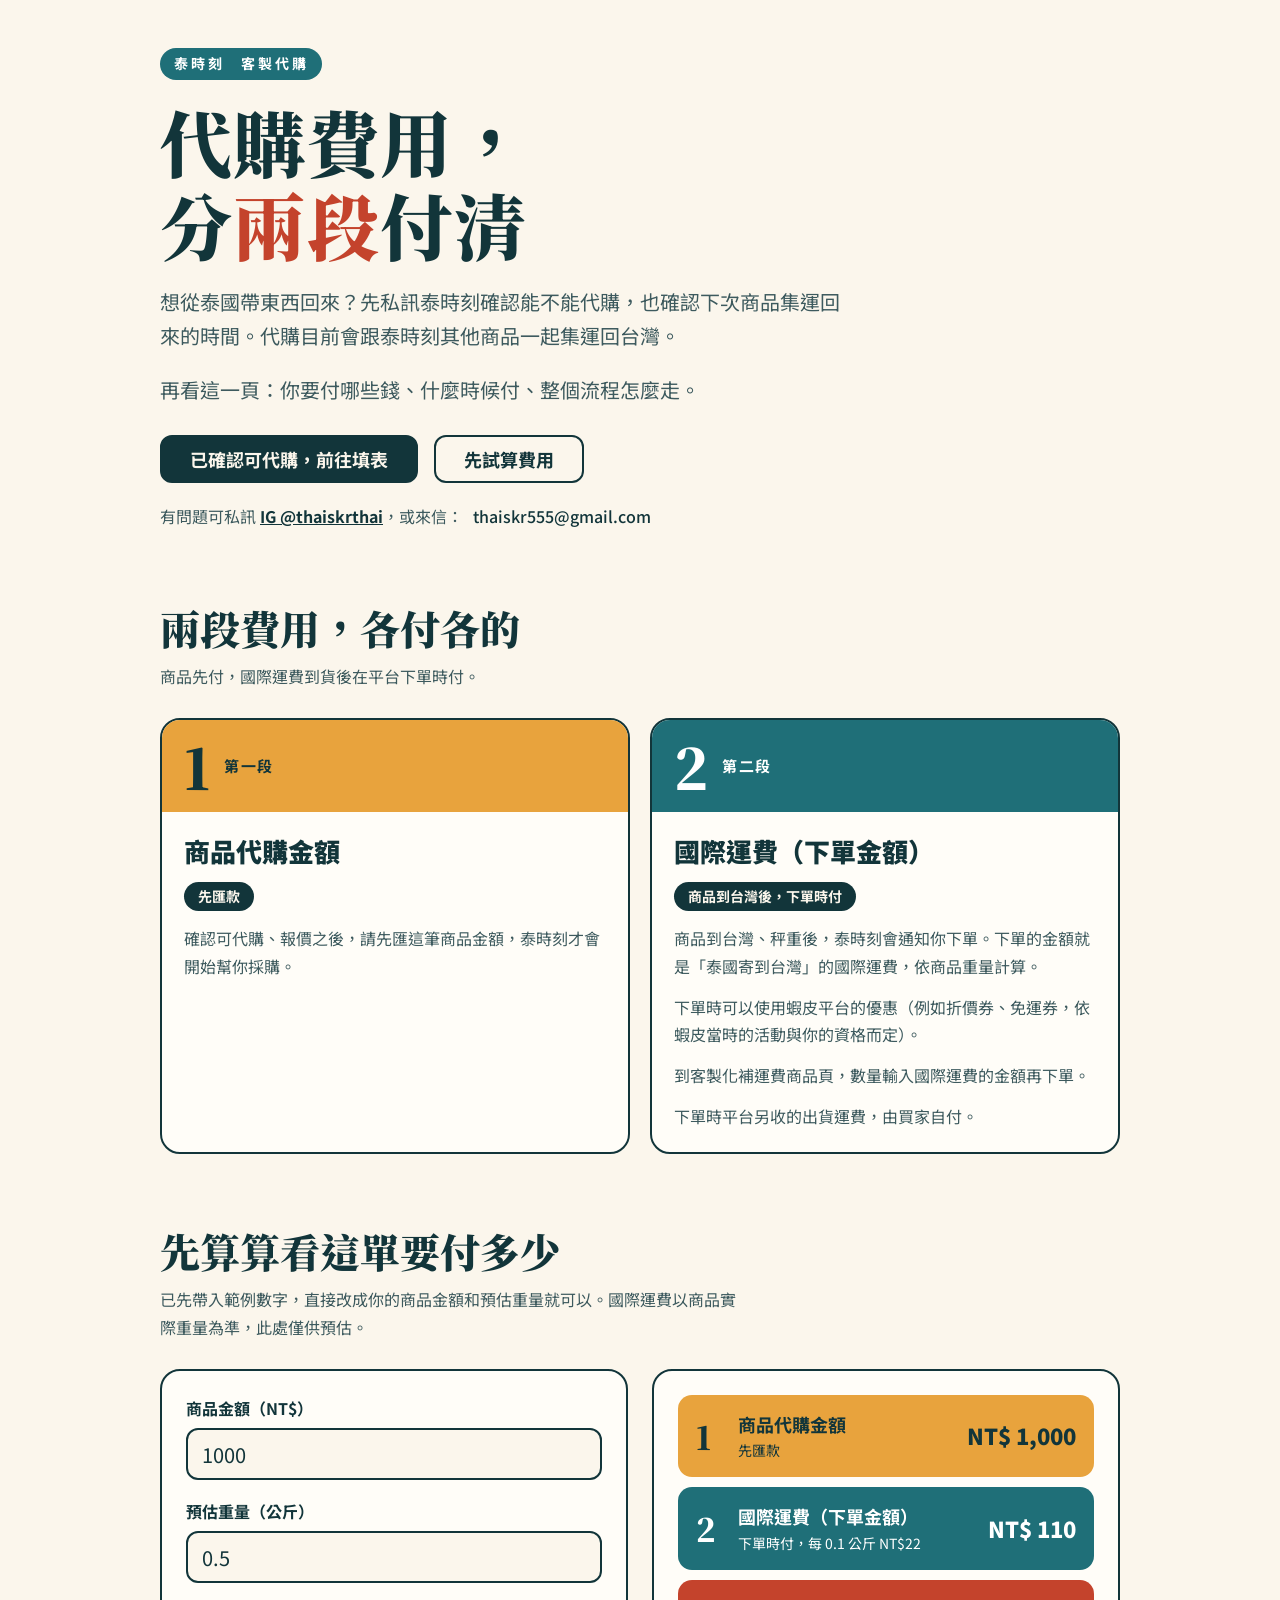
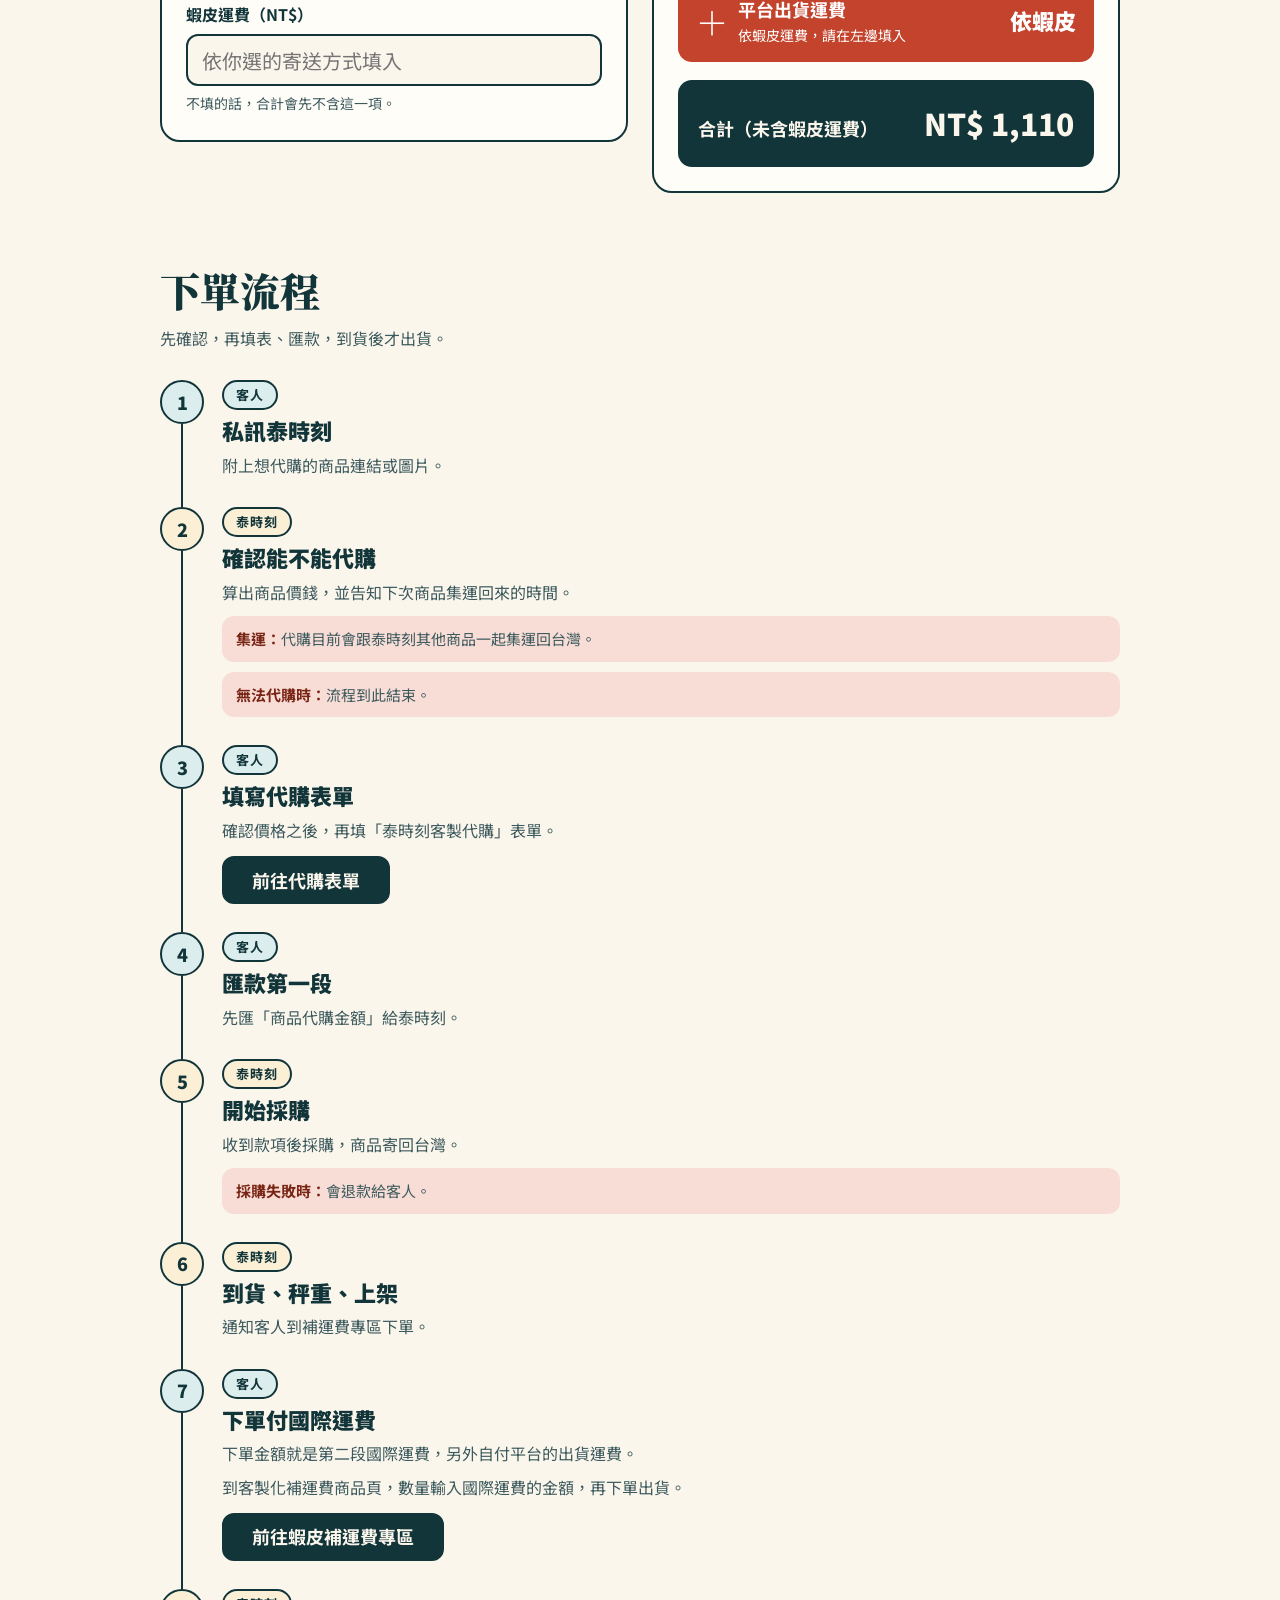
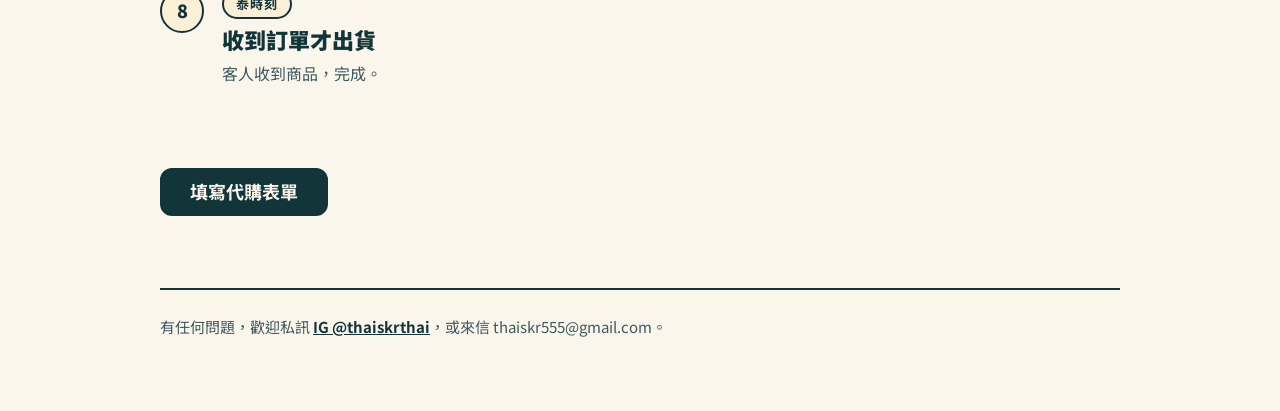
<file: index.html>
<!doctype html>
<html lang="zh-Hant">
<head>
<meta charset="utf-8">
<meta name="viewport" content="width=device-width,initial-scale=1,viewport-fit=cover">
<title>泰時刻客製代購</title>
<link rel="preconnect" href="https://fonts.googleapis.com">
<link rel="stylesheet" href="https://fonts.googleapis.com/css2?family=Noto+Sans+TC:wght@400;500;700;900&family=Noto+Serif+TC:wght@900&display=swap">
<link rel="stylesheet" href="style.css">
<script>
// ?platform= 決定顯示哪些平台：預設只顯示蝦皮；myship 只顯示賣貨便；all 兩個都顯示
(function(){
  var m = (new URLSearchParams(location.search).get('platform') || '').toLowerCase();
  document.documentElement.setAttribute('data-mode', m === 'myship' || m === 'all' ? m : 'shopee');
})();
</script>
</head>
<body>

<main class="wrap">

<header class="hero">
  <span class="eyebrow">泰時刻　客製代購</span>
  <h1>代購費用，<br>分<em>兩段</em>付清</h1>
  <p class="lead">想從泰國帶東西回來？先私訊泰時刻確認能不能代購，也確認下次商品集運回來的時間。代購目前會跟泰時刻其他商品一起集運回台灣。</p>
  <p class="lead">再看這一頁：你要付哪些錢、什麼時候付、整個流程怎麼走。</p>
  <div class="cta-row">
    <a class="btn" href="order.html" data-order>已確認可代購，前往填表</a>
    <a class="btn ghost" href="#calc">先試算費用</a>
  </div>
  <div class="contact">
    <span>有問題可私訊 <a href="https://www.instagram.com/thaiskrthai/" target="_blank" rel="noopener">IG @thaiskrthai</a>，或來信：</span>
    <code id="mail">thaiskr555@gmail.com</code>
  </div>
</header>

<section id="fees">
  <div class="sec-head">
    <h2>兩段費用，各付各的</h2>
    <p>商品先付，國際運費到貨後在平台下單時付。</p>
  </div>
  <div class="stages">
    <article class="stage s1">
      <div class="stage-top"><span class="no">1</span><span class="nm">第一段</span></div>
      <div class="stage-body">
        <h3>商品代購金額</h3>
        <span class="when">先匯款</span>
        <p>確認可代購、報價之後，請先匯這筆商品金額，泰時刻才會開始幫你採購。</p>
      </div>
    </article>
    <article class="stage s2">
      <div class="stage-top"><span class="no">2</span><span class="nm">第二段</span></div>
      <div class="stage-body">
        <h3>國際運費（下單金額）</h3>
        <span class="when">商品到台灣後，下單時付</span>
        <p>商品到台灣、秤重後，泰時刻會通知你下單。下單的金額就是「泰國寄到台灣」的國際運費，依商品重量計算。</p>
        <p data-m="all">蝦皮平台抽成較高，所以蝦皮的費率稍高一點；但選蝦皮下單時，可以使用蝦皮平台的優惠（例如折價券、免運券，依蝦皮當時的活動與你的資格而定）。</p>
        <p data-m="shopee">下單時可以使用蝦皮平台的優惠（例如折價券、免運券，依蝦皮當時的活動與你的資格而定）。</p>
        <p data-m="all">賣貨便：找到自己的名字下單。蝦皮：到客製化補運費商品頁，數量輸入國際運費的金額再下單。</p>
        <p data-m="myship">找到自己的名字下單。</p>
        <p data-m="shopee">到客製化補運費商品頁，數量輸入國際運費的金額再下單。</p>
        <p>下單時平台另收的出貨運費，由買家自付。</p>
      </div>
    </article>
  </div>
</section>

<section id="calc">
  <div class="sec-head">
    <h2>先算算看這單要付多少</h2>
    <p>已先帶入範例數字，直接改成你的商品金額和預估重量就可以。國際運費以商品實際重量為準，此處僅供預估。</p>
  </div>
  <div class="calc">
    <div class="panel">
      <div class="field">
        <label for="item">商品金額（NT$）</label>
        <input id="item" type="number" inputmode="decimal" min="0" value="1000">
      </div>
      <div class="field">
        <label for="weight">預估重量（公斤）</label>
        <input id="weight" type="number" inputmode="decimal" min="0" step="0.1" value="0.5">
      </div>
      <div class="field" data-m="all">
        <span class="lbl" id="platLbl">出貨平台</span>
        <div class="seg" role="group" aria-labelledby="platLbl">
          <button type="button" id="pMy" aria-pressed="true">賣貨便</button>
          <button type="button" id="pSh" aria-pressed="false">蝦皮</button>
        </div>
      </div>
      <div class="field" id="shopeeBox" hidden>
        <label for="shopee">蝦皮運費（NT$）</label>
        <input id="shopee" type="number" inputmode="decimal" min="0" placeholder="依你選的寄送方式填入">
        <span class="hint">不填的話，合計會先不含這一項。</span>
      </div>
    </div>
    <div class="panel">
      <div class="rows">
        <div class="row r1"><span class="n">1</span><span class="t"><b>商品代購金額</b><span>先匯款</span></span><span class="v" id="v1"></span></div>
        <div class="row r2"><span class="n">2</span><span class="t"><b>國際運費（下單金額）</b><span id="rateText"></span></span><span class="v" id="v2"></span></div>
        <div class="row r3"><span class="n">＋</span><span class="t"><b>平台出貨運費</b><span id="fee3Text"></span></span><span class="v" id="v3"></span></div>
      </div>
      <div class="total"><b id="totalLbl">合計</b><span class="v" id="vt"></span></div>
      <p class="hint" data-m="myship all">特殊體積的商品無法用賣貨便寄送，請先與泰時刻確認寄出方式。</p>
    </div>
  </div>
</section>

<section id="process">
  <div class="sec-head">
    <h2>下單流程</h2>
    <p>先確認，再填表、匯款，到貨後才出貨。</p>
  </div>
  <ol class="flow">
    <li class="me">
      <div class="rail"><span class="dot">1</span><span class="stem"></span></div>
      <div class="c"><span class="who">客人</span><h3>私訊泰時刻</h3><p>附上想代購的商品連結或圖片。</p></div>
    </li>
    <li class="shop">
      <div class="rail"><span class="dot">2</span><span class="stem"></span></div>
      <div class="c"><span class="who">泰時刻</span><h3>確認能不能代購</h3><p>算出商品價錢，並告知下次商品集運回來的時間。</p><p class="note"><b>集運：</b>代購目前會跟泰時刻其他商品一起集運回台灣。</p><p class="note"><b>無法代購時：</b>流程到此結束。</p></div>
    </li>
    <li class="me">
      <div class="rail"><span class="dot">3</span><span class="stem"></span></div>
      <div class="c"><span class="who">客人</span><h3>填寫代購表單</h3><p>確認價格之後，再填「泰時刻客製代購」表單。</p><a class="btn" href="order.html" data-order>前往代購表單</a></div>
    </li>
    <li class="me">
      <div class="rail"><span class="dot">4</span><span class="stem"></span></div>
      <div class="c"><span class="who">客人</span><h3>匯款第一段</h3><p>先匯「商品代購金額」給泰時刻。</p></div>
    </li>
    <li class="shop">
      <div class="rail"><span class="dot">5</span><span class="stem"></span></div>
      <div class="c"><span class="who">泰時刻</span><h3>開始採購</h3><p>收到款項後採購，商品寄回台灣。</p><p class="note"><b>採購失敗時：</b>會退款給客人。</p></div>
    </li>
    <li class="shop">
      <div class="rail"><span class="dot">6</span><span class="stem"></span></div>
      <div class="c"><span class="who">泰時刻</span><h3>到貨、秤重、上架</h3><p data-m="all">賣貨便會上架商品，蝦皮則通知客人到補運費專區下單。</p><p data-m="myship">商品上架到賣貨便。</p><p data-m="shopee">通知客人到補運費專區下單。</p><p class="note" data-m="myship all"><b>特殊體積：</b>無法用賣貨便寄送，請先與泰時刻確認寄出方式。</p></div>
    </li>
    <li class="me">
      <div class="rail"><span class="dot">7</span><span class="stem"></span></div>
      <div class="c"><span class="who">客人</span><h3>下單付國際運費</h3><p>下單金額就是第二段國際運費，另外自付平台的出貨運費。</p><p data-m="all"><b>賣貨便：</b>找到自己的名字下單。</p><p data-m="myship">找到自己的名字下單。</p><p data-m="all"><b>蝦皮：</b>到客製化補運費商品頁，數量輸入國際運費的金額，再下單出貨。</p><p data-m="shopee">到客製化補運費商品頁，數量輸入國際運費的金額，再下單出貨。</p><a class="btn" data-m="shopee all" href="https://shopee.tw/%E6%B3%B0%E5%9C%8B%E5%AE%A2%E8%A3%BD%E5%8C%96%E4%BB%A3%E8%B3%BC%E8%A3%9C%E9%81%8B%E8%B2%BB%E5%B0%88%E5%8D%80(%E8%AB%8B%E5%85%88%E7%A7%81%E8%A8%8A)-i.14132010.56804428159?extraParams=%7B%22display_model_id%22%3A380415803616%2C%22model_selection_logic%22%3A3%7D" target="_blank" rel="noopener">前往蝦皮補運費專區</a></div>
    </li>
    <li class="shop">
      <div class="rail"><span class="dot">8</span><span class="stem"></span></div>
      <div class="c"><span class="who">泰時刻</span><h3>收到訂單才出貨</h3><p>客人收到商品，完成。</p></div>
    </li>
  </ol>
</section>

<div class="cta-row">
  <a class="btn" href="order.html" data-order>填寫代購表單</a>
</div>

<footer>
  <span>有任何問題，歡迎私訊 <a href="https://www.instagram.com/thaiskrthai/" target="_blank" rel="noopener">IG @thaiskrthai</a>，或來信 thaiskr555@gmail.com。</span>
</footer>

</main>

<script>
(function(){
  var $ = function(id){ return document.getElementById(id); };
  var mode = document.documentElement.getAttribute('data-mode');
  var platform = mode === 'myship' ? 'myship' : 'shopee';
  function num(v){ var x = parseFloat(v); return isFinite(x) && x > 0 ? x : 0; }
  function money(x){ return 'NT$ ' + Math.round(x).toLocaleString('en-US'); }
  function update(){
    var item = num($('item').value);
    var w = num($('weight').value);
    var units = Math.ceil(w * 10 - 1e-9);
    var shopee = platform === 'shopee';
    var rate = shopee ? 22 : 18;
    var ship2 = units * rate;
    var fee3raw = shopee ? num($('shopee').value) : 38;
    $('v1').textContent = money(item);
    $('v2').textContent = money(ship2);
    $('rateText').textContent = '下單時付，每 0.1 公斤 NT$' + rate;
    if (shopee && !fee3raw) {
      $('v3').textContent = '依蝦皮';
      $('fee3Text').textContent = '依蝦皮運費，請在左邊填入';
      $('totalLbl').textContent = '合計（未含蝦皮運費）';
    } else {
      $('v3').textContent = money(fee3raw);
      $('fee3Text').textContent = shopee ? '蝦皮運費，下單時付' : '賣貨便運費，下單時付';
      $('totalLbl').textContent = '合計';
    }
    $('vt').textContent = money(item + ship2 + fee3raw);
  }
  function pick(p){
    platform = p;
    $('pMy').setAttribute('aria-pressed', p === 'myship' ? 'true' : 'false');
    $('pSh').setAttribute('aria-pressed', p === 'shopee' ? 'true' : 'false');
    $('shopeeBox').hidden = p !== 'shopee';
    update();
  }
  $('item').addEventListener('input', update);
  $('weight').addEventListener('input', update);
  $('shopee').addEventListener('input', update);
  $('pMy').addEventListener('click', function(){ pick('myship'); });
  $('pSh').addEventListener('click', function(){ pick('shopee'); });
  pick(platform);

  // 有帶參數時，通往表單的連結也帶同樣的參數
  if (mode === 'myship' || mode === 'all') {
    document.querySelectorAll('a[data-order]').forEach(function(a){ a.href = 'order.html?platform=' + mode; });
  }
})();
</script>

</body>
</html>
</file>
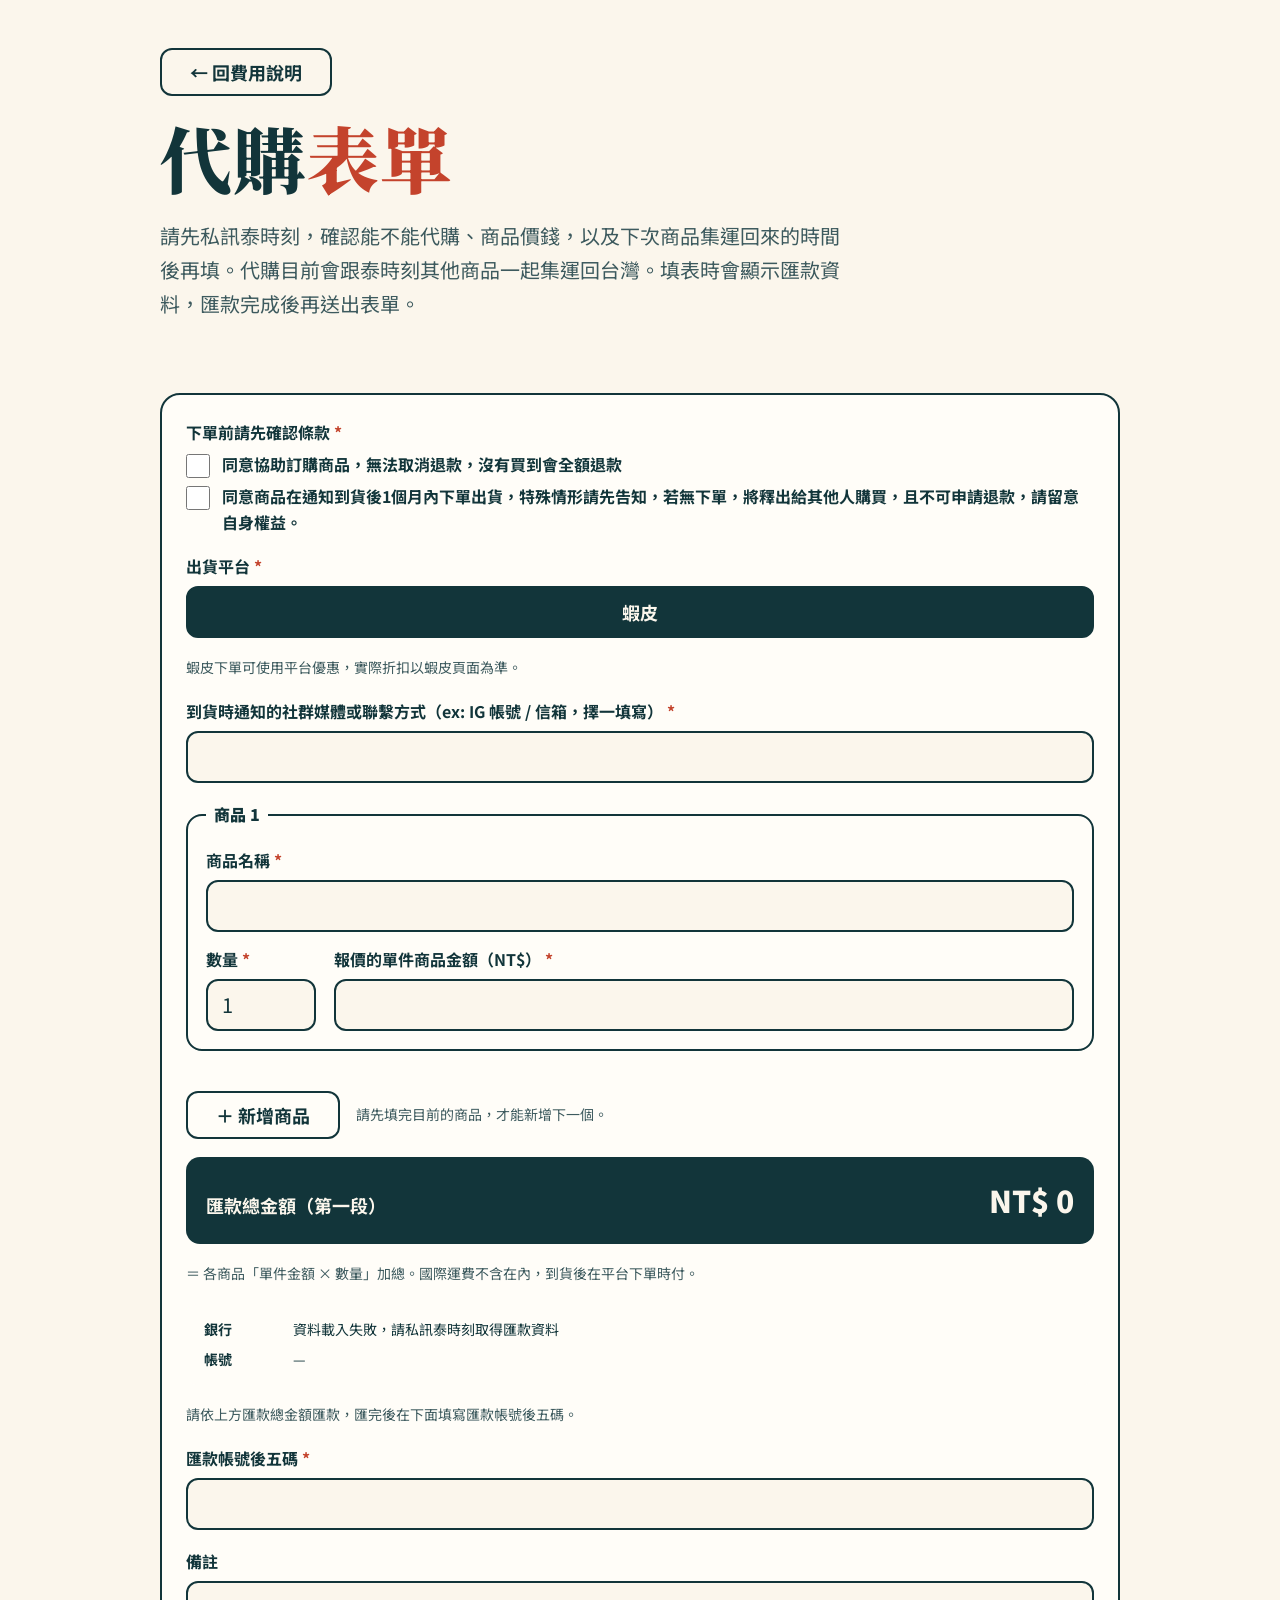
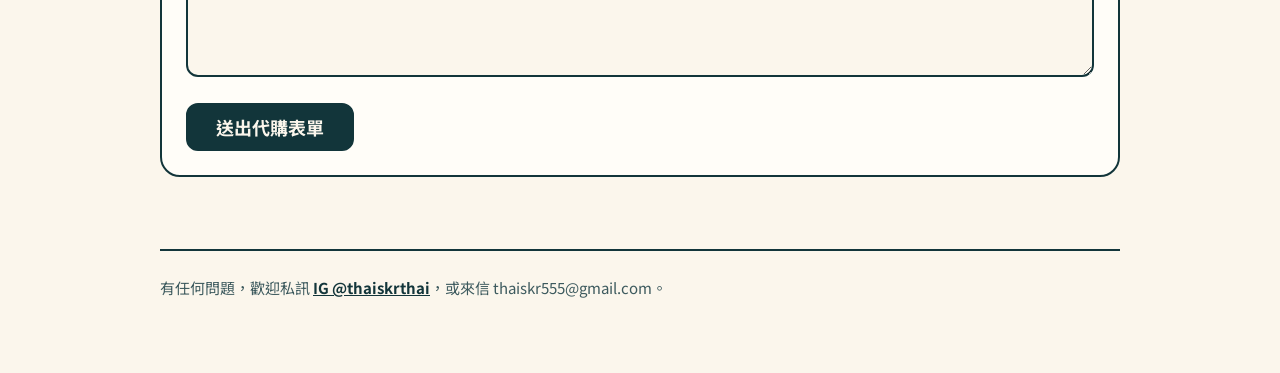
<file: order.html>
<!doctype html>
<html lang="zh-Hant">
<head>
<meta charset="utf-8">
<meta name="viewport" content="width=device-width,initial-scale=1,viewport-fit=cover">
<title>代購表單｜泰時刻客製代購</title>
<link rel="preconnect" href="https://fonts.googleapis.com">
<link rel="stylesheet" href="https://fonts.googleapis.com/css2?family=Noto+Sans+TC:wght@400;500;700;900&family=Noto+Serif+TC:wght@900&display=swap">
<link rel="stylesheet" href="style.css">
</head>
<body>

<main class="wrap">

<header class="hero">
  <a class="btn ghost" href="index.html">← 回費用說明</a>
  <h1>代購<em>表單</em></h1>
  <p class="lead">請先私訊泰時刻，確認能不能代購、商品價錢，以及下次商品集運回來的時間後再填。代購目前會跟泰時刻其他商品一起集運回台灣。填表時會顯示匯款資料，匯款完成後再送出表單。</p>
</header>

<section id="order">
  <form class="panel" id="orderForm" novalidate>

    <div class="field">
      <span class="lbl">下單前請先確認條款 <span class="req">*</span></span>
      <label class="chk"><input id="f_agree1" type="checkbox" required><span>同意協助訂購商品，無法取消退款，沒有買到會全額退款</span></label>
      <label class="chk"><input id="f_agree2" type="checkbox" required><span>同意商品在通知到貨後1個月內下單出貨，特殊情形請先告知，若無下單，將釋出給其他人購買，且不可申請退款，請留意自身權益。</span></label>
    </div>

    <div class="field">
      <span class="lbl" id="f_platLbl">出貨平台 <span class="req">*</span></span>
      <div class="seg" role="group" aria-labelledby="f_platLbl">
        <button type="button" data-plat="賣貨便" aria-pressed="true">賣貨便</button>
        <button type="button" data-plat="蝦皮" aria-pressed="false">蝦皮</button>
      </div>
    </div>

    <p class="hint" id="shopeeHint" hidden>蝦皮下單可使用平台優惠，實際折扣以蝦皮頁面為準。</p>

    <div class="field" id="nameBox">
      <label for="f_name">姓名（賣貨便下單時核對使用） <span class="req">*</span></label>
      <input id="f_name" type="text" required autocomplete="name">
    </div>

    <div class="field">
      <label for="f_contact">到貨時通知的社群媒體或聯繫方式（ex: IG 帳號 / 信箱，擇一填寫） <span class="req">*</span></label>
      <input id="f_contact" type="text" required>
    </div>

    <div id="items">
      <fieldset class="item" data-item>
        <legend>商品 1</legend>
        <div class="field"><label>商品名稱 <span class="req">*</span></label><input data-k="product" type="text" required></div>
        <div class="grid-qty">
          <div class="field"><label>數量 <span class="req">*</span></label><input data-k="qty" type="number" min="1" step="1" value="1" inputmode="numeric" required></div>
          <div class="field"><label>報價的單件商品金額（NT$） <span class="req">*</span></label><input data-k="price" type="number" min="0" inputmode="decimal" required></div>
        </div>
        <button type="button" class="copy rm" hidden>移除此商品</button>
      </fieldset>
    </div>
    <div class="cta-row">
      <button class="btn ghost" type="button" id="addItem">＋ 新增商品</button>
      <span class="hint">請先填完目前的商品，才能新增下一個。</span>
    </div>
    <div class="total"><b>匯款總金額（第一段）</b><output class="v" id="grand">NT$ 0</output></div>
    <p class="hint">＝ 各商品「單件金額 × 數量」加總。國際運費不含在內，到貨後在平台下單時付。</p>

    <!-- 匯款資料從試算表的「設定」分頁載入，不寫在網頁裡 -->
    <dl class="bank" id="bankBox">
      <div><dt>銀行</dt><dd id="bankName">載入中…</dd></div>
      <div><dt>帳號</dt><dd id="bankAcct">載入中…</dd></div>
    </dl>
    <p class="hint">請依上方匯款總金額匯款，匯完後在下面填寫匯款帳號後五碼。</p>

    <div class="field"><label for="f_last5">匯款帳號後五碼 <span class="req">*</span></label><input id="f_last5" type="text" required maxlength="5" pattern="[0-9]{5}" inputmode="numeric" title="請輸入 5 位數字"></div>
    <div class="field"><label for="f_note">備註</label><textarea id="f_note"></textarea></div>
    <div class="hp" aria-hidden="true"><label>勿填<input id="f_hp" type="text" tabindex="-1" autocomplete="off"></label></div>
    <div class="cta-row">
      <button class="btn" type="submit" id="submitBtn">送出代購表單</button>
      <span id="formMsg" role="status"></span>
    </div>
  </form>
  <div class="done" id="doneBox" role="status" tabindex="-1" hidden>
    <h2>表單已送出</h2>
    <p>請<b>私訊泰時刻，告知你已送出表單、完成匯款</b>。</p>
    <div class="total"><b>匯款總金額</b><span class="v" id="doneTotal"></span></div>
    <a class="btn" href="https://www.instagram.com/thaiskrthai/" target="_blank" rel="noopener">私訊 IG @thaiskrthai</a>
  </div>
</section>

<footer>
  <span>有任何問題，歡迎私訊 <a href="https://www.instagram.com/thaiskrthai/" target="_blank" rel="noopener">IG @thaiskrthai</a>，或來信 thaiskr555@gmail.com。</span>
</footer>

</main>

<script src="config.js"></script>
<script>
(function(){
  // Apps Script 網址放在 config.js
  var ENDPOINT = (window.SITE_CONFIG || {}).ENDPOINT || '';
  var $ = function(id){ return document.getElementById(id); };
  var form = $('orderForm'), items = $('items'), addBtn = $('addItem');
  // 網址參數 ?platform= 決定顯示哪些平台：預設只顯示蝦皮；myship 只顯示賣貨便；all 兩個都顯示
  var mode = (new URLSearchParams(location.search).get('platform') || '').toLowerCase();
  if (mode !== 'myship' && mode !== 'all') mode = 'shopee';
  var defaultPlat = mode === 'myship' ? '賣貨便' : '蝦皮';
  var plat = defaultPlat;
  var platBtns = form.querySelectorAll('.seg button');

  // 姓名只在賣貨便顯示（也只在賣貨便必填）
  function setPlat(p){
    plat = p;
    platBtns.forEach(function(x){ x.setAttribute('aria-pressed', x.getAttribute('data-plat') === p ? 'true' : 'false'); });
    $('nameBox').hidden = p !== '賣貨便';
    $('shopeeHint').hidden = p !== '蝦皮';
    $('f_name').required = p === '賣貨便';
  }
  platBtns.forEach(function(b){
    var p = b.getAttribute('data-plat');
    b.hidden = mode === 'shopee' ? p !== '蝦皮' : mode === 'myship' ? p !== '賣貨便' : false;
    b.addEventListener('click', function(){ setPlat(p); });
  });
  setPlat(defaultPlat);

  // 從 Apps Script 讀取匯款資料（試算表「設定」分頁）；失敗時請客人私訊取得
  function bankFail(){
    $('bankName').textContent = '資料載入失敗，請私訊泰時刻取得匯款資料';
    $('bankAcct').textContent = '—';
  }
  if (!ENDPOINT) { bankFail(); }
  else {
    fetch(ENDPOINT)
      .then(function(r){ return r.json(); })
      .then(function(d){
        if (!d || !d.ok || !d.bank || !d.account) { bankFail(); return; }
        $('bankName').textContent = d.bank;
        $('bankAcct').textContent = d.account;
      })
      .catch(bankFail);
  }

  function msg(t, err){ var m = $('formMsg'); m.textContent = t; m.className = err ? 'err' : ''; }

  function itemBoxes(){ return items.querySelectorAll('[data-item]'); }
  function money(x){ return 'NT$ ' + Math.round(x).toLocaleString('en-US'); }
  function recalc(){
    var sum = 0;
    itemBoxes().forEach(function(box){
      var q = parseFloat(box.querySelector('[data-k=qty]').value) || 0;
      var p = parseFloat(box.querySelector('[data-k=price]').value) || 0;
      sum += q * p;
    });
    $('grand').textContent = money(sum);
    return sum;
  }
  function renumber(){
    var boxes = itemBoxes();
    boxes.forEach(function(box, i){
      box.querySelector('legend').textContent = '商品 ' + (i + 1);
      box.querySelector('.rm').hidden = boxes.length < 2; // 只剩一個商品時不顯示移除
    });
  }
  items.addEventListener('click', function(e){
    var rm = e.target.closest('.rm');
    if (!rm || itemBoxes().length < 2) return;
    rm.closest('[data-item]').remove();
    renumber(); recalc();
  });
  items.addEventListener('input', recalc);

  // 目前所有商品都填完才能新增下一個
  addBtn.addEventListener('click', function(){
    var inputs = items.querySelectorAll('input');
    for (var i = 0; i < inputs.length; i++) {
      if (!inputs[i].checkValidity()) { inputs[i].reportValidity(); return; }
    }
    var c = itemBoxes()[0].cloneNode(true);
    c.querySelectorAll('input').forEach(function(i){ i.value = i.getAttribute('data-k') === 'qty' ? '1' : ''; });
    items.appendChild(c);
    renumber();
    c.querySelector('input').focus();
  });

  form.addEventListener('submit', function(e){
    e.preventDefault();
    if (!form.checkValidity()) { form.reportValidity(); return; }
    if (!ENDPOINT) { msg('尚未設定 Apps Script 網址', true); return; }
    var list = [];
    itemBoxes().forEach(function(box){
      var o = {};
      box.querySelectorAll('[data-k]').forEach(function(i){ o[i.getAttribute('data-k')] = i.value; });
      list.push(o);
    });
    var data = {
      platform: plat, name: plat === '賣貨便' ? $('f_name').value : '', contact: $('f_contact').value,
      last5: $('f_last5').value, note: $('f_note').value,
      items: list, agreed: $('f_agree1').checked && $('f_agree2').checked, website: $('f_hp').value
    };
    var paid = recalc();
    $('doneBox').hidden = true;
    $('submitBtn').disabled = true; msg('送出中…');
    // text/plain 避免 CORS 預檢；no-cors 下讀不到回應，送出沒丟錯就視為成功
    fetch(ENDPOINT, { method: 'POST', mode: 'no-cors', headers: {'Content-Type': 'text/plain;charset=utf-8'}, body: JSON.stringify(data) })
      .then(function(){
        form.reset(); setPlat(defaultPlat);
        itemBoxes().forEach(function(b, i){ if (i > 0) b.remove(); });
        renumber(); recalc();
        msg('');
        $('doneTotal').textContent = money(paid);
        $('doneBox').hidden = false;
        $('doneBox').scrollIntoView({behavior: 'smooth', block: 'center'});
        $('doneBox').focus();
      })
      .catch(function(){ msg('送出失敗，請檢查網路後再試，或直接私訊泰時刻', true); })
      .then(function(){ $('submitBtn').disabled = false; });
  });
})();
</script>

</body>
</html>
</file>
<file: style.css>
/* Layout: one left-aligned column; three fee cards, a live calculator, then an 8-step order timeline.
   Palette carried over from the approved fee diagram: ink teal, saffron, teal, coral on warm paper. */
:root{
  --bg:#FBF6EC; --surface:#FFFDF8; --ink:#12353A; --muted:#3D5A5E; --line:#12353A;
  --gold:#E8A33D; --gold-soft:#FBF0D6; --on-gold:#12353A;
  --teal:#1F6F78; --teal-soft:#DCEDEE; --on-teal:#FFFFFF;
  --coral:#C4432C; --coral-soft:#F8DDD6; --on-coral:#FFFFFF; --coral-ink:#7A2616;
  --btn-bg:#12353A; --btn-fg:#FBF6EC;
  --font-body:'Noto Sans TC','PingFang TC','Microsoft JhengHei',sans-serif;
  --font-display:'Noto Serif TC','Songti TC','PMingLiU',serif;
}
@media (prefers-color-scheme: dark){
  :root:not([data-theme="light"]){
    --bg:#0F2327; --surface:#162E33; --ink:#F3EBDD; --muted:#A9BEC0; --line:#4A6A6E;
    --gold-soft:#3A2F16; --teal-soft:#173C41; --coral-soft:#3B1E19; --coral-ink:#F2B7AA;
    --btn-bg:#E8A33D; --btn-fg:#12353A;
    color-scheme:dark;
  }
}
:root[data-theme="dark"]{
  --bg:#0F2327; --surface:#162E33; --ink:#F3EBDD; --muted:#A9BEC0; --line:#4A6A6E;
  --gold-soft:#3A2F16; --teal-soft:#173C41; --coral-soft:#3B1E19; --coral-ink:#F2B7AA;
  --btn-bg:#E8A33D; --btn-fg:#12353A;
  color-scheme:dark;
}
*{box-sizing:border-box}
[hidden]{display:none!important}
img{max-width:100%}
body{margin:0;background:var(--bg);color:var(--ink);font-family:var(--font-body);font-size:16px;line-height:1.7;padding-inline:20px;padding-block:0}
.wrap{max-width:960px;margin-inline:auto;padding-block:48px 72px;display:flex;flex-direction:column;gap:72px}
h1,h2,h3,p{margin:0}
h1{font-family:var(--font-display);font-weight:900;font-size:clamp(40px,8vw,72px);line-height:1.15;letter-spacing:.02em;text-wrap:balance}
h1 em{font-style:normal;color:var(--coral)}
h2{font-family:var(--font-display);font-weight:900;font-size:clamp(28px,5vw,40px);line-height:1.25;text-wrap:balance}
:root[data-theme="dark"] h1 em{color:var(--gold)}
@media (prefers-color-scheme: dark){:root:not([data-theme="light"]) h1 em{color:var(--gold)}}
.eyebrow{display:inline-block;font-size:14px;font-weight:700;letter-spacing:.2em;color:var(--on-teal);background:var(--teal);padding:4px 14px;border-radius:999px}
.lead{font-size:20px;color:var(--muted);max-width:34em}
.hero{display:flex;flex-direction:column;gap:20px;align-items:flex-start}
.cta-row{display:flex;flex-wrap:wrap;gap:16px;align-items:center;margin-top:8px}
.btn{display:inline-flex;align-items:center;justify-content:center;min-height:48px;padding:0 28px;border-radius:12px;font-family:inherit;font-size:18px;font-weight:700;text-decoration:none;cursor:pointer;border:2px solid var(--btn-bg);background:var(--btn-bg);color:var(--btn-fg)}
.btn.ghost{background:transparent;color:var(--ink);border-color:var(--line)}
.btn:focus-visible,button:focus-visible,input:focus-visible,a:focus-visible{outline:3px solid var(--gold);outline-offset:2px}
.contact{display:flex;flex-wrap:wrap;gap:10px;align-items:center;font-size:16px;color:var(--muted)}
.contact code{font-family:var(--font-body);font-weight:500;color:var(--ink);user-select:all;overflow-wrap:anywhere}
.copy{min-height:36px;padding:0 14px;border:2px solid var(--line);background:transparent;color:var(--ink);border-radius:999px;font-family:inherit;font-size:14px;font-weight:700;cursor:pointer}
section{display:flex;flex-direction:column;gap:28px}
.sec-head{display:flex;flex-direction:column;gap:10px}
.sec-head p{color:var(--muted);max-width:36em}

.stages{display:grid;grid-template-columns:repeat(auto-fit,minmax(260px,1fr));gap:20px;align-items:stretch}
.stage{display:flex;flex-direction:column;border:2px solid var(--line);border-radius:20px;overflow:hidden;background:var(--surface);min-width:0}
.stage-top{display:flex;align-items:center;gap:14px;padding:18px 22px}
.stage-top .no{font-family:var(--font-display);font-weight:900;font-size:56px;line-height:1}
.stage-top .nm{font-size:15px;font-weight:700;letter-spacing:.1em}
.s1 .stage-top{background:var(--gold);color:var(--on-gold)}
.s2 .stage-top{background:var(--teal);color:var(--on-teal)}
.s3 .stage-top{background:var(--coral);color:var(--on-coral)}
.stage-body{display:flex;flex-direction:column;gap:14px;padding:22px;flex:1}
.stage-body h3{font-size:26px;font-weight:900;line-height:1.3}
.when{align-self:flex-start;font-size:14px;font-weight:700;background:var(--btn-bg);color:var(--btn-fg);padding:3px 14px;border-radius:999px}
.stage-body p{color:var(--muted);font-size:16px}
.rates{display:flex;flex-direction:column;gap:10px;margin-top:auto}
.rate{display:flex;flex-direction:column;gap:2px;padding:12px 16px;border-radius:12px;background:var(--teal-soft)}
.rate.c{background:var(--coral-soft)}
.rate.g{background:var(--gold-soft)}
.rate small{font-size:14px;font-weight:500;color:var(--muted)}
.rate.c small{color:var(--coral-ink)}
.rate b{font-size:20px;font-weight:900;font-variant-numeric:tabular-nums}

.calc{display:grid;grid-template-columns:minmax(0,1fr) minmax(0,1fr);gap:24px;align-items:start}
@media (max-width:760px){.calc{grid-template-columns:minmax(0,1fr)}}
.panel{border:2px solid var(--line);border-radius:20px;background:var(--surface);padding:24px;display:flex;flex-direction:column;gap:18px;min-width:0}
.field{display:flex;flex-direction:column;gap:6px}
.field label,.field .lbl{font-weight:700}
.field input{height:52px;border:2px solid var(--line);border-radius:12px;padding:0 14px;font-family:inherit;font-size:20px;background:var(--bg);color:var(--ink);font-variant-numeric:tabular-nums;width:100%}
.seg{display:flex;gap:10px}
.seg button{flex:1;min-height:52px;border-radius:12px;border:2px solid var(--line);background:var(--bg);color:var(--ink);font-family:inherit;font-size:18px;font-weight:700;cursor:pointer}
.seg button[aria-pressed="true"]{background:var(--btn-bg);color:var(--btn-fg);border-color:var(--btn-bg)}
.hint{font-size:14px;color:var(--muted)}
.rows{display:flex;flex-direction:column;gap:10px}
.row{display:flex;align-items:center;gap:14px;padding:14px 18px;border-radius:14px}
.row .n{font-family:var(--font-display);font-weight:900;font-size:32px;line-height:1;width:28px;flex:none}
.row .t{flex:1;min-width:0;display:flex;flex-direction:column}
.row .t b{font-size:18px}
.row .t span{font-size:14px}
.row .v{font-size:22px;font-weight:900;font-variant-numeric:tabular-nums;text-align:right}
.r1{background:var(--gold);color:var(--on-gold)}
.r2{background:var(--teal);color:var(--on-teal)}
.r3{background:var(--coral);color:var(--on-coral)}
.total{display:flex;justify-content:space-between;align-items:baseline;gap:12px;padding:18px 20px;border-radius:14px;background:var(--btn-bg);color:var(--btn-fg)}
.total b{font-size:18px}
.total .v{font-size:30px;font-weight:900;font-variant-numeric:tabular-nums}

.flow{list-style:none;margin:0;padding:0;display:flex;flex-direction:column}
.flow li{display:grid;grid-template-columns:44px minmax(0,1fr);column-gap:18px}
.flow .rail{display:flex;flex-direction:column;align-items:center}
.flow .dot{width:44px;height:44px;border-radius:50%;display:flex;align-items:center;justify-content:center;font-weight:900;font-size:18px;flex:none;border:2px solid var(--line)}
.flow .stem{flex:1;width:2px;background:var(--line);min-height:20px}
.flow li:last-child .stem{display:none}
.flow .c{padding-bottom:28px;display:flex;flex-direction:column;gap:6px;min-width:0}
.flow li:last-child .c{padding-bottom:0}
.who{align-self:flex-start;font-size:13px;font-weight:700;letter-spacing:.08em;padding:2px 12px;border-radius:999px;border:2px solid var(--line)}
.me .dot,.me .who{background:var(--teal-soft)}
.shop .dot,.shop .who{background:var(--gold-soft)}
.flow h3{font-size:22px;font-weight:900;line-height:1.35}
.flow p{color:var(--muted)}
.note{margin-top:4px;padding:10px 14px;border-radius:12px;background:var(--coral-soft);color:var(--ink);font-size:15px}
.note b{color:var(--coral-ink)}
.flow .btn{align-self:flex-start;margin-top:6px}

#orderForm{display:flex;flex-direction:column;gap:18px}
.field textarea{border:2px solid var(--line);border-radius:12px;padding:10px 14px;font-family:inherit;font-size:18px;background:var(--bg);color:var(--ink);width:100%;min-height:96px;resize:vertical}
.field input[type=text],.field input[type=email],.field input[type=url]{font-size:18px}
.req{color:var(--coral)}
.grid2{display:grid;grid-template-columns:minmax(0,1fr) minmax(0,1fr);gap:18px}
@media (max-width:760px){.grid2{grid-template-columns:minmax(0,1fr)}}
.hp{position:absolute;left:-9999px;height:0;overflow:hidden}
#formMsg{font-weight:700}
#formMsg.err{color:var(--coral)}
button.btn:disabled{opacity:.6;cursor:wait}
footer{border-top:2px solid var(--line);padding-top:24px;display:flex;flex-direction:column;gap:12px;color:var(--muted);font-size:15px}

.item{border:2px solid var(--line);border-radius:16px;padding:18px;margin:0 0 14px;display:flex;flex-direction:column;gap:14px;min-width:0}
.item legend{font-weight:900;padding:0 8px}
.item .copy{align-self:flex-start}
.chk{display:flex;gap:12px;align-items:flex-start;font-weight:500;line-height:1.6;cursor:pointer}
.chk input{width:24px;height:24px;flex:none;margin:2px 0 0;accent-color:var(--teal)}
footer a,.contact a{color:var(--ink);font-weight:700}
.grid-qty{display:grid;grid-template-columns:110px minmax(0,1fr);gap:18px}
.done{border:2px solid var(--line);border-radius:20px;background:var(--teal-soft);padding:24px;display:flex;flex-direction:column;gap:12px;align-items:flex-start}
.done h2{font-size:28px}
.done:focus{outline:none}
.bank{margin:0;display:flex;flex-direction:column;gap:6px;padding:14px 18px;border-radius:12px;background:var(--surface);align-self:stretch}
.bank div{display:flex;gap:12px;flex-wrap:wrap}
.bank dt{font-weight:700;min-width:5.5em}
.bank dd{margin:0;font-variant-numeric:tabular-nums;overflow-wrap:anywhere}
.done .total{align-self:stretch}
.bank{font-size:14px}
.item .rm[hidden]{display:none}
.seg button[hidden]{display:none}
html[data-mode="shopee"] [data-m]:not([data-m~="shopee"]),
html[data-mode="myship"] [data-m]:not([data-m~="myship"]),
html[data-mode="all"] [data-m]:not([data-m~="all"]){display:none!important}
</file>
